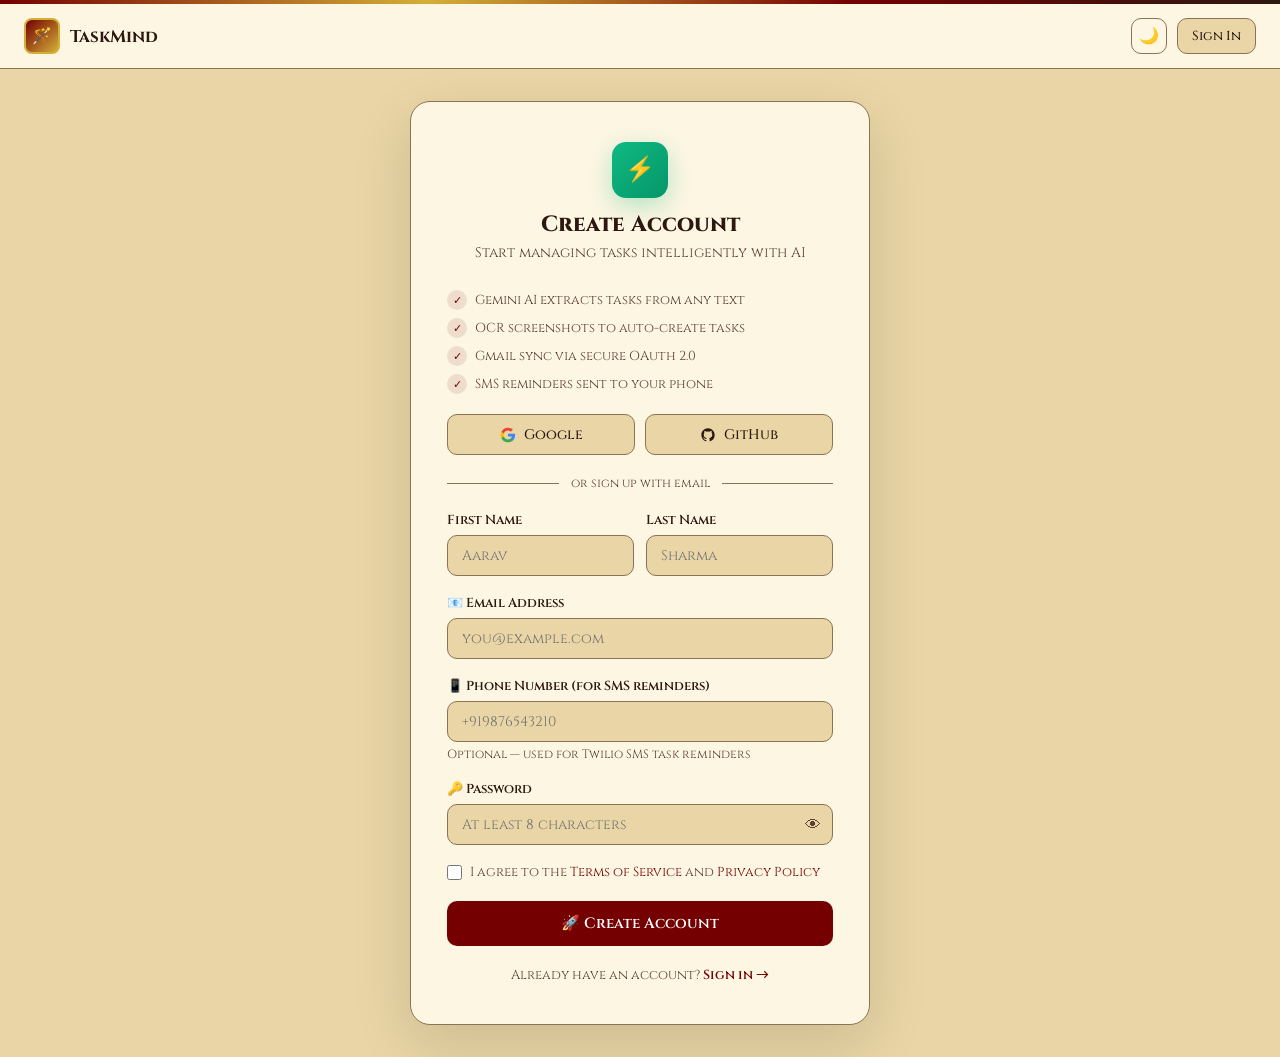
<file: index.html>
<!doctype html>
<html lang="en">
  <head>
    <meta charset="UTF-8" />
    <meta name="viewport" content="width=device-width,initial-scale=1.0" />
    <title>TaskMind | The Magical Task Manager</title>
    <meta
      name="description"
      content="AI-powered task manager with OCR, Gmail sync, and SMS reminders. Turn your thoughts into structured tasks instantly."
    />
    <link rel="stylesheet" href="style.css" />
  </head>
  <body>
    <div class="topbar"></div>

    <!-- HEADER -->
    <header class="header">
      <div class="header-inner">
        <div class="logo">
          <div class="logo-icon">🪄</div>
          <span>TaskMind</span>
        </div>
        <nav class="nav">
          <button class="nav-btn active" id="nav-home" data-page="home">
            🏠 Home
          </button>
          <button class="nav-btn" id="nav-tasks" data-page="tasks">
            ✅ Tasks
          </button>
          <button class="nav-btn" id="nav-calendar" data-page="calendar">
            📅 Calendar
          </button>
          <button class="nav-btn" id="nav-analytics" data-page="analytics">
            📊 Analytics
          </button>
        </nav>
        <div class="header-actions">
          <button class="btn-add" onclick="openModal('add-modal')">
            ＋ Add Task
          </button>
          <button
            class="btn-icon"
            id="theme-btn"
            onclick="toggleTheme()"
            title="Toggle theme"
          >
            🌙
          </button>
          <button
            onclick="logout()"
            class="btn-secondary"
            style="
              padding: 8px 14px;
              border-radius: 10px;
              border: 1px solid var(--border);
              font-size: 13px;
              font-weight: 500;
            "
          >
            Logout
          </button>
          <div class="avatar">AI</div>
        </div>
      </div>
    </header>

    <main class="main">
      <!-- ═══════════════════════════════ HOME PAGE ═══════════════════════════════ -->
      <div class="page active" id="page-home">
        <!-- AI Insight Banner -->
        <div class="insight-banner">
          <span>✨ AI Insight:</span>
          <span id="ai-insight-text">Loading your personalized insight...</span>
        </div>

        <!-- Welcome + Stats -->
        <div class="grid-4" style="margin-bottom: 16px">
          <div class="card stat-card">
            <div class="stat-icon" style="background: rgba(16, 185, 129, 0.1)">
              📋
            </div>
            <div class="stat-value" id="stat-total">0</div>
            <div class="stat-label">Total Tasks</div>
          </div>
          <div class="card stat-card">
            <div class="stat-icon" style="background: rgba(245, 158, 11, 0.1)">
              ⏰
            </div>
            <div class="stat-value" id="stat-today" style="color: #d97706">
              0
            </div>
            <div class="stat-label">Due Today</div>
          </div>
          <div class="card stat-card">
            <div class="stat-icon" style="background: rgba(239, 68, 68, 0.1)">
              ⚠️
            </div>
            <div class="stat-value" id="stat-overdue" style="color: #dc2626">
              0
            </div>
            <div class="stat-label">Overdue</div>
          </div>
          <div class="card stat-card streak-card">
            <div class="streak-icon">🔥</div>
            <div class="streak-value" id="stat-streak">1</div>
            <div class="streak-label">Day Streak</div>
          </div>
        </div>

        <!-- Tasks + Calendar + Chart -->
        <div class="grid-3 mt4">
          <!-- Task Preview -->
          <div class="card" style="grid-column: span 1">
            <div class="card-header">
              <span class="card-title">📋 Recent Tasks</span>
              <button
                class="card-link"
                style="border: none; background: none"
                onclick="showPage('tasks')"
              >
                View all →
              </button>
            </div>
            <div id="home-task-list">
              <div class="empty-state">
                <div class="empty-icon">✅</div>
                <p class="empty-title">No tasks yet</p>
                <p class="empty-sub">Use + Add Task to get started</p>
              </div>
            </div>
          </div>

          <!-- Mini Calendar -->
          <div class="card">
            <div class="card-header">
              <div>
                <div class="card-title">📅 Calendar</div>
                <div
                  style="font-size: 12px; color: var(--muted)"
                  id="cal-month-label"
                >
                  April 2026
                </div>
              </div>
              <button
                class="card-link"
                style="border: none; background: none"
                onclick="showPage('calendar')"
              >
                Full →
              </button>
            </div>
            <div class="calendar-grid" style="margin-bottom: 8px">
              <div class="cal-day-label">S</div>
              <div class="cal-day-label">M</div>
              <div class="cal-day-label">T</div>
              <div class="cal-day-label">W</div>
              <div class="cal-day-label">T</div>
              <div class="cal-day-label">F</div>
              <div class="cal-day-label">S</div>
            </div>
            <div class="calendar-grid" id="cal-grid"></div>
          </div>

          <!-- Analytics Preview -->
          <div class="card">
            <div class="card-header">
              <span class="card-title">📊 This Week</span>
              <button
                class="card-link"
                style="border: none; background: none"
                onclick="showPage('analytics')"
              >
                Details →
              </button>
            </div>
            <div class="chart-wrap" id="chart-bars"></div>
            <div class="chart-legend mt4">
              <span
                ><span
                  class="chart-legend-dot"
                  style="background: var(--border)"
                ></span
                >Extracted</span
              >
              <span
                ><span
                  class="chart-legend-dot"
                  style="background: var(--em)"
                ></span
                >Completed</span
              >
            </div>
            <div
              class="mt4"
              style="
                display: flex;
                align-items: center;
                justify-content: space-between;
              "
            >
              <div>
                <div style="font-size: 24px; font-weight: 800" id="stat-rate">
                  0%
                </div>
                <div style="font-size: 12px; color: var(--muted)">
                  Completion Rate
                </div>
              </div>
            </div>
            <div class="progress-bar">
              <div class="progress-fill" id="rate-bar" style="width: 0%"></div>
            </div>
          </div>
        </div>

        <!-- Insights -->
        <div class="mt6">
          <div class="card-header">
            <span class="card-title">💡 AI Insights</span>
          </div>
          <div class="grid-3" id="insights-list"></div>
        </div>
      </div>

      <!-- ═══════════════════════════════ TASKS PAGE ══════════════════════════════ -->
      <div class="page" id="page-tasks">
        <div class="section-title">My Tasks</div>
        <div class="section-sub">All your extracted and scheduled tasks</div>

        <!-- Stats Row -->
        <div class="grid-4" style="margin-bottom: 20px">
          <div class="card stat-card">
            <div class="stat-icon" style="background: rgba(16, 185, 129, 0.1)">
              📋
            </div>
            <div class="stat-value" id="stat-total-t">0</div>
            <div class="stat-label">Total Tasks</div>
          </div>
          <div class="card stat-card">
            <div class="stat-icon" style="background: rgba(245, 158, 11, 0.1)">
              ⏰
            </div>
            <div class="stat-value" id="stat-today-t" style="color: #d97706">
              0
            </div>
            <div class="stat-label">Due Today</div>
          </div>
          <div class="card stat-card">
            <div class="stat-icon" style="background: rgba(239, 68, 68, 0.1)">
              ⚠️
            </div>
            <div class="stat-value" id="stat-overdue-t" style="color: #dc2626">
              0
            </div>
            <div class="stat-label">Overdue</div>
          </div>
          <div class="card stat-card">
            <div class="stat-icon" style="background: rgba(59, 130, 246, 0.1)">
              📈
            </div>
            <div class="stat-value" id="stat-week-t" style="color: #2563eb">
              0
            </div>
            <div class="stat-label">Remaining</div>
          </div>
        </div>

        <!-- Filter Tabs -->
        <div class="filter-tabs">
          <button class="filter-tab active" data-filter="all">All</button>
          <button class="filter-tab" data-filter="high">
            🔴 High Priority
          </button>
          <button class="filter-tab" data-filter="today">📅 Due Today</button>
          <button class="filter-tab" data-filter="done">✅ Completed</button>
        </div>

        <div
          style="
            display: flex;
            align-items: center;
            justify-content: space-between;
            margin-bottom: 12px;
          "
        >
          <span style="font-size: 13px; color: var(--muted)" id="tasks-count"
            >0 tasks</span
          >
          <button
            class="btn-add"
            style="padding: 8px 14px; font-size: 13px"
            onclick="openModal('add-modal')"
          >
            ＋ Add Task
          </button>
        </div>

        <div id="tasks-list" class="task-list">
          <div class="empty-state">
            <div class="empty-icon">📋</div>
            <p class="empty-title">No tasks yet</p>
            <p class="empty-sub">Add tasks using the button above</p>
          </div>
        </div>
      </div>

      <!-- ═══════════════════════════════ CALENDAR PAGE ═══════════════════════════ -->
      <div class="page" id="page-calendar">
        <div class="section-title">📅 Calendar</div>
        <div class="section-sub">Your tasks and deadlines by date</div>
        <div class="card">
          <div class="calendar-header">
            <div>
              <div
                class="card-title"
                style="font-size: 18px"
                id="cal-full-label"
              >
                April 2026
              </div>
              <div
                style="font-size: 12px; color: var(--muted); margin-top: 2px"
              >
                🟢 Dates with tasks highlighted
              </div>
            </div>
            <div style="display: flex; gap: 8px">
              <button class="cal-nav-btn" onclick="shiftMonth(-1)">←</button>
              <button class="cal-nav-btn" onclick="shiftMonth(1)">→</button>
            </div>
          </div>
          <div class="calendar-grid" style="margin-bottom: 12px">
            <div class="cal-day-label">Sun</div>
            <div class="cal-day-label">Mon</div>
            <div class="cal-day-label">Tue</div>
            <div class="cal-day-label">Wed</div>
            <div class="cal-day-label">Thu</div>
            <div class="cal-day-label">Fri</div>
            <div class="cal-day-label">Sat</div>
          </div>
          <div class="calendar-grid" id="cal-grid-full"></div>
        </div>
      </div>

      <!-- ═══════════════════════════════ ANALYTICS PAGE ══════════════════════════ -->
      <div class="page" id="page-analytics">
        <div class="section-title">📊 Analytics</div>
        <div class="section-sub">
          Your productivity insights and task metrics
        </div>
        <div class="analytics-grid">
          <!-- Weekly Chart -->
          <div class="card">
            <div class="card-header">
              <span class="card-title">Weekly Overview</span>
            </div>
            <div
              class="chart-wrap"
              id="analytics-chart"
              style="height: 200px"
            ></div>
            <div class="chart-legend mt4">
              <span
                ><span
                  class="chart-legend-dot"
                  style="background: var(--border)"
                ></span
                >Extracted</span
              >
              <span
                ><span
                  class="chart-legend-dot"
                  style="background: var(--em)"
                ></span
                >Completed</span
              >
            </div>
          </div>

          <!-- Completion Donut -->
          <div class="card" style="display: flex; flex-direction: column">
            <div class="card-header">
              <span class="card-title">Completion Rate</span>
            </div>
            <div class="donut-wrap" style="flex: 1">
              <svg class="donut-svg" viewBox="0 0 100 100">
                <circle class="donut-ring donut-bg" cx="50" cy="50" r="44" />
                <circle
                  class="donut-ring donut-fg"
                  id="donut-fg"
                  cx="50"
                  cy="50"
                  r="44"
                  stroke-dasharray="0 276.5"
                />
                <text class="donut-label" x="50" y="50" id="donut-text">
                  0%
                </text>
              </svg>
              <div class="donut-sub">Tasks completed this week</div>
            </div>
          </div>

          <!-- Streak Card -->
          <div class="card">
            <div class="card-header">
              <span class="card-title">🔥 Streak</span>
            </div>
            <div
              style="
                display: flex;
                align-items: center;
                gap: 20px;
                padding: 12px 0;
              "
            >
              <div
                class="streak-icon"
                style="width: 64px; height: 64px; font-size: 30px"
              >
                🔥
              </div>
              <div>
                <div
                  style="font-size: 40px; font-weight: 800"
                  id="stat-streak-a"
                >
                  1
                </div>
                <div style="font-size: 14px; color: var(--muted)">
                  Days without missed deadlines
                </div>
              </div>
            </div>
          </div>

          <!-- Insights -->
          <div class="card full-width">
            <div class="card-header">
              <span class="card-title">💡 AI Productivity Insights</span>
            </div>
            <div class="grid-3" id="insights-list-a"></div>
          </div>
        </div>
      </div>
    </main>
    <!-- /main -->

    <!-- FAB -->
    <button class="fab" onclick="openModal('add-modal')" title="Add Task">
      ＋
    </button>
    <div id="toast-stack"></div>

    <!-- ════════════════ ADD TASK MODAL ════════════════ -->
    <div class="modal-overlay" id="add-modal">
      <div class="modal">
        <div class="modal-header">
          <div class="modal-title">＋ Add Task</div>
          <button class="modal-close" onclick="closeModal('add-modal')">
            ✕
          </button>
        </div>
        <div class="modal-body">
          <!-- Tabs -->
          <div class="modal-tabs">
            <button class="modal-tab active" data-tab="text">✏️ Text</button>
            <button class="modal-tab" data-tab="ocr">📷 Screenshot</button>
            <button class="modal-tab" data-tab="gmail">📧 Gmail</button>
          </div>

          <!-- Text Tab -->
          <div class="tab-panel active" id="tab-text">
            <div class="form-group">
              <label class="form-label">Brain Dump</label>
              <textarea
                class="form-textarea"
                id="text-input"
                placeholder="e.g. I need to finish the React project by tomorrow night, call mom on Sunday, and prepare slides for Monday 9AM meeting..."
              ></textarea>
              <div class="form-hint">
                Paste any free-form text — Gemini AI will extract and prioritize
                tasks automatically
              </div>
            </div>
            <!-- Example Chips -->
            <div
              style="
                display: flex;
                gap: 8px;
                flex-wrap: wrap;
                margin-bottom: 16px;
              "
            >
              <button
                onclick="loadExample(0)"
                style="
                  padding: 5px 12px;
                  border-radius: 8px;
                  border: 1px solid var(--border);
                  background: none;
                  font-size: 12px;
                  color: var(--muted);
                  cursor: pointer;
                "
              >
                Example 1
              </button>
              <button
                onclick="loadExample(1)"
                style="
                  padding: 5px 12px;
                  border-radius: 8px;
                  border: 1px solid var(--border);
                  background: none;
                  font-size: 12px;
                  color: var(--muted);
                  cursor: pointer;
                "
              >
                Example 2
              </button>
              <button
                onclick="loadExample(2)"
                style="
                  padding: 5px 12px;
                  border-radius: 8px;
                  border: 1px solid var(--border);
                  background: none;
                  font-size: 12px;
                  color: var(--muted);
                  cursor: pointer;
                "
              >
                Example 3
              </button>
            </div>
            <button
              class="btn-primary"
              id="extract-btn"
              onclick="extractText()"
            >
              <span>✨ Extract Tasks with Gemini AI</span>
            </button>
          </div>

          <!-- OCR Tab -->
          <div class="tab-panel" id="tab-ocr">
            <div class="dropzone" id="dropzone">
              <div class="dropzone-icon">📷</div>
              <div class="dropzone-text">Drop a screenshot here</div>
              <div class="dropzone-sub">
                or click to browse — supports PNG, JPG, WebP
              </div>
            </div>
            <input
              type="file"
              id="ocr-file-input"
              accept="image/*"
              style="display: none"
            />
            <div class="form-hint mt4">
              Gemini Vision will read all text from the screenshot and extract
              actionable tasks with deadlines and priorities
            </div>
            <button
              class="btn-primary mt4"
              id="ocr-btn"
              onclick="$('ocr-file-input').click()"
            >
              <span>📷 Upload Screenshot</span>
            </button>
          </div>

          <!-- Gmail Tab -->
          <div class="tab-panel" id="tab-gmail">
            <div class="gmail-connect">
              <span style="font-size: 28px">📧</span>
              <div class="gmail-connect-info">
                <h4>Gmail Integration</h4>
                <p id="gmail-status">
                  Connect your Gmail to auto-import tasks from emails
                </p>
              </div>
              <button class="btn-gmail" id="gmail-btn" onclick="connectGmail()">
                🔗 Connect Gmail
              </button>
            </div>
            <div class="form-hint" style="margin-bottom: 16px">
              Uses OAuth 2.0 — we only read email subjects and previews, never
              store your data
            </div>
            <button
              class="btn-primary"
              id="gmail-fetch-btn"
              onclick="fetchGmailTasks()"
            >
              <span>📥 Fetch &amp; Extract Tasks from Emails</span>
            </button>
          </div>
        </div>
      </div>
    </div>

    <!-- ════════════════ REMINDER MODAL ════════════════ -->
    <div class="modal-overlay" id="calendar-day-modal">
      <div class="modal reminder-modal">
        <div class="modal-header">
          <div class="modal-title" id="calendar-modal-title">
            Calendar Tasks
          </div>
          <button
            class="modal-close"
            onclick="closeModal('calendar-day-modal')"
          >
            ×
          </button>
        </div>
        <div class="modal-body" id="calendar-modal-body"></div>
      </div>
    </div>

    <div class="modal-overlay" id="reminder-modal">
      <div class="modal reminder-modal">
        <div class="modal-header">
          <div class="modal-title">🔔 Set Reminder</div>
          <button class="modal-close" onclick="closeModal('reminder-modal')">
            ✕
          </button>
        </div>
        <div class="modal-body">
          <div
            style="
              padding: 12px 16px;
              background: var(--em-bg);
              border: 1px solid rgba(16, 185, 129, 0.2);
              border-radius: 10px;
              margin-bottom: 20px;
            "
          >
            <div
              style="font-size: 12px; color: var(--muted); margin-bottom: 2px"
            >
              Task
            </div>
            <div
              style="font-size: 14px; font-weight: 600"
              id="reminder-task-name"
            >
              Task name
            </div>
          </div>
          <div class="form-group">
            <label class="form-label">📱 Phone Number (E.164 format)</label>
            <input
              type="tel"
              class="form-input"
              id="reminder-phone"
              placeholder="+919876543210"
            />
            <div class="form-hint">Include country code e.g. +91 for India</div>
          </div>
          <div class="form-group">
            <label class="form-label"
              >⏰ Remind At (optional — leave blank to send now)</label
            >
            <input
              type="datetime-local"
              class="form-input"
              id="reminder-when"
            />
            <div class="form-hint">
              Schedule a future SMS reminder — powered by Twilio
            </div>
          </div>
          <button
            class="btn-primary"
            id="reminder-send-btn"
            onclick="sendReminder()"
          >
            <span>📱 Send SMS Reminder</span>
          </button>
        </div>
      </div>
    </div>

    <script src="app.js"></script>
    <script type="application/json" id="legacy-inline-disabled">
      // Sync task page stats with home stats
      function updateStats() {
        const total   = state.tasks.length;
        const today   = state.tasks.filter(t => t.deadline && /today/i.test(t.deadline)).length;
        const overdue = state.tasks.filter(t => t.deadline && /overdue|yesterday|last/i.test(t.deadline)).length;
        const week    = state.tasks.filter(t => !t.done).length;
        const done    = state.tasks.filter(t => t.done).length;
        const rate    = total ? Math.round((done / total) * 100) : 0;
        ['stat-total','stat-total-t'].forEach(id => setText(id, total));
        ['stat-today','stat-today-t'].forEach(id => setText(id, today));
        ['stat-overdue','stat-overdue-t'].forEach(id => setText(id, overdue));
        ['stat-week','stat-week-t'].forEach(id => setText(id, week));
        setText('stat-rate', rate + '%');
        const bar = $('rate-bar'); if (bar) bar.style.width = rate + '%';
        updateDonut(rate);
        ['stat-streak','stat-streak-a'].forEach(id => setText(id, state.dashboard?.day_streak ?? 1));
      }

      // Analytics page: duplicate insight rendering
      const origApplyData = window.applyData;
      window.applyData = function(data) {
        origApplyData(data);
        if (data.dashboard?.insights) {
          const el = $('insights-list-a');
          if (el) {
            const colors = { amber:'#f59e0b', blue:'#3b82f6', green:'#10b981' };
            const icons  = { amber:'⚡', blue:'🎯', green:'🏆' };
            el.innerHTML = (data.dashboard.insights || []).map(i => `
              <div class="insight-card">
                <div class="insight-icon" style="background:${colors[i.tone]||'#10b981'}22">${icons[i.tone]||'✨'}</div>
                <div class="insight-content">
                  <div class="insight-title">${esc(i.title)}</div>
                  <div class="insight-detail">${esc(i.detail)}</div>
                </div>
              </div>`).join('');
          }
        }
      };

      // Full calendar uses separate grid
      function renderCalendar(containerId, labelId) {
        const ids = containerId ? [containerId] : ['cal-grid','cal-grid-full'];
        const labels = labelId ? [labelId] : ['cal-month-label','cal-full-label'];
        ids.forEach((cid, idx) => {
          const grid = $(cid); const label = $(labels[idx]);
          if (!grid) return;
          const now = new Date();
          const d = new Date(now.getFullYear(), now.getMonth() + state.calOffset, 1);
          if (label) label.textContent = d.toLocaleDateString('en-IN',{month:'long',year:'numeric'});
          const firstDay = d.getDay(), daysInMonth = new Date(d.getFullYear(),d.getMonth()+1,0).getDate();
          const today = now.getDate(), isCurrentMonth = state.calOffset === 0;
          grid.innerHTML = '';
          for(let i=0;i<firstDay;i++) grid.innerHTML+=`<div class="cal-day empty">0</div>`;
          for(let day=1;day<=daysInMonth;day++){
            const isToday = isCurrentMonth&&day===today;
            grid.innerHTML+=`<div class="cal-day${isToday?' today':''}">day${day}</div>`.replace(`day${day}`,day);
          }
        });
      }
    </script>
  </body>
</html>
</file>
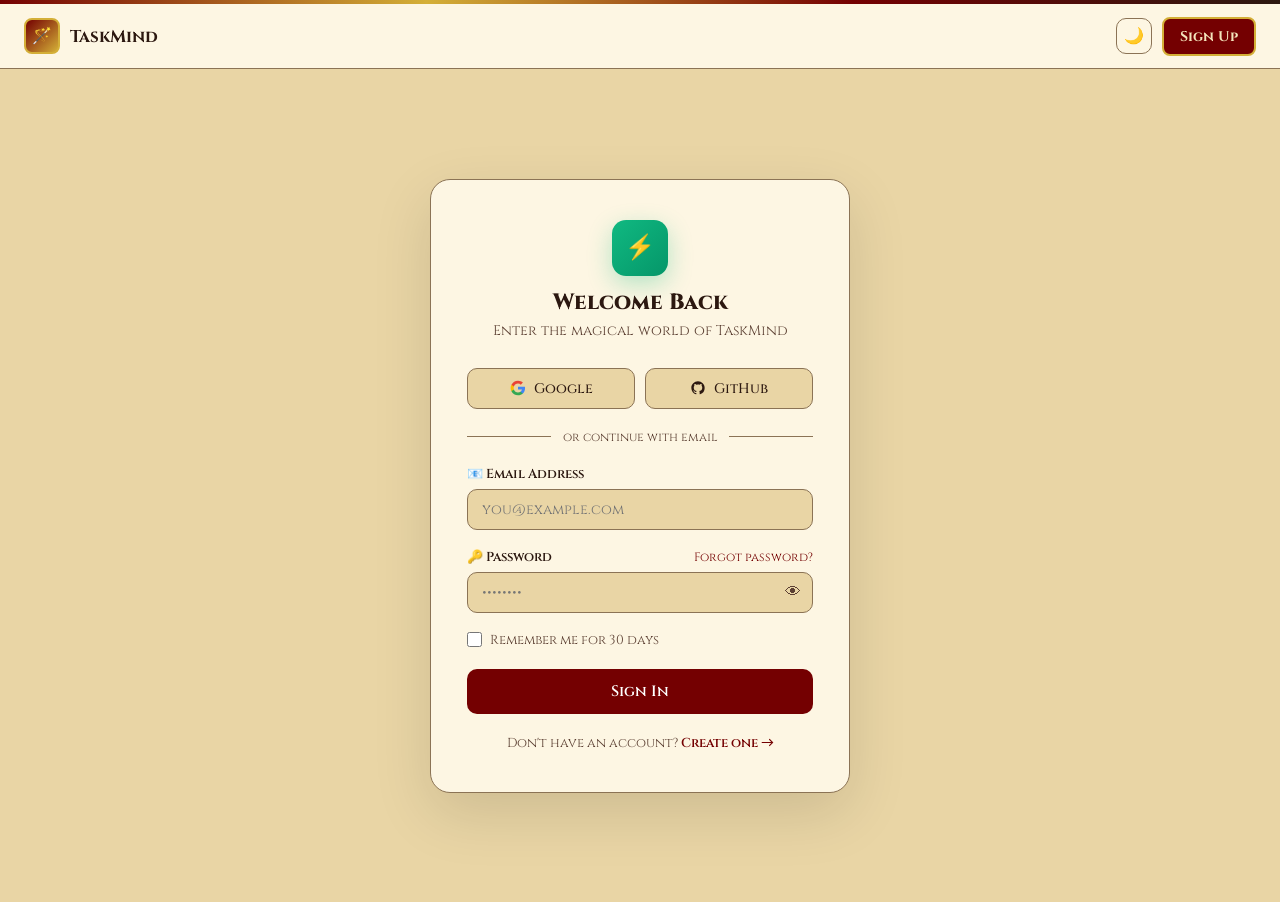
<file: login.html>
<!doctype html>
<html lang="en">
  <head>
    <meta charset="UTF-8" />
    <meta name="viewport" content="width=device-width,initial-scale=1.0" />
    <title>TaskMind | Login</title>
    <meta
      name="description"
      content="Login to TaskMind — your AI-powered task manager."
    />
    <link rel="stylesheet" href="style.css" />
    <style>
      .auth-wrap {
        min-height: calc(100vh - 67px);
        display: flex;
        align-items: center;
        justify-content: center;
        padding: 32px 16px;
      }
      .auth-card {
        background: var(--panel);
        border: 1px solid var(--border);
        border-radius: 20px;
        width: 100%;
        max-width: 420px;
        padding: 40px 36px;
        box-shadow: 0 20px 60px rgba(0, 0, 0, 0.12);
      }
      .auth-logo {
        display: flex;
        flex-direction: column;
        align-items: center;
        margin-bottom: 28px;
      }
      .auth-logo-icon {
        width: 56px;
        height: 56px;
        border-radius: 14px;
        background: linear-gradient(135deg, #10b981, #059669);
        display: grid;
        place-items: center;
        color: #fff;
        font-size: 24px;
        margin-bottom: 12px;
        box-shadow: 0 8px 24px rgba(16, 185, 129, 0.3);
      }
      .auth-title {
        font-size: 22px;
        font-weight: 800;
        text-align: center;
      }
      .auth-sub {
        font-size: 14px;
        color: var(--muted);
        text-align: center;
        margin-top: 4px;
      }
      .social-row {
        display: grid;
        grid-template-columns: 1fr 1fr;
        gap: 10px;
        margin-bottom: 20px;
      }
      .btn-social {
        display: flex;
        align-items: center;
        justify-content: center;
        gap: 8px;
        padding: 10px 16px;
        border-radius: 10px;
        border: 1px solid var(--border);
        background: var(--bg2);
        font-size: 14px;
        font-weight: 500;
        color: var(--text);
        cursor: pointer;
        transition: all 0.2s;
        font-family: inherit;
      }
      .btn-social:hover {
        border-color: var(--em);
        color: var(--em);
      }
      .divider {
        display: flex;
        align-items: center;
        gap: 12px;
        color: var(--muted);
        font-size: 12px;
        margin-bottom: 20px;
      }
      .divider::before,
      .divider::after {
        content: "";
        flex: 1;
        height: 1px;
        background: var(--border);
      }
      .auth-footer {
        text-align: center;
        font-size: 13px;
        color: var(--muted);
        margin-top: 20px;
      }
      .auth-footer a {
        color: var(--em);
        font-weight: 600;
      }
      .auth-footer a:hover {
        text-decoration: underline;
      }
      .error-box {
        display: none;
        padding: 10px 14px;
        border-radius: 8px;
        background: rgba(239, 68, 68, 0.1);
        border: 1px solid rgba(239, 68, 68, 0.2);
        color: #dc2626;
        font-size: 13px;
        margin-bottom: 12px;
      }
    </style>
  </head>
  <body>
    <div class="topbar"></div>
    <header class="header">
      <div class="header-inner">
        <a href="index.html" class="logo"
          ><div class="logo-icon">🪄</div>
          <span>TaskMind</span></a
        >
        <div class="header-actions">
          <button class="btn-icon" id="theme-btn" onclick="toggleTheme()">
            🌙
          </button>
          <a href="signup.html" class="btn-add">Sign Up</a>
        </div>
      </div>
    </header>

    <div class="auth-wrap">
      <div class="auth-card">
        <div class="auth-logo">
          <div class="auth-logo-icon">⚡</div>
          <div class="auth-title">Welcome Back</div>
          <div class="auth-sub">Enter the magical world of TaskMind</div>
        </div>

        <!-- Social -->
        <div class="social-row">
          <button
            class="btn-social"
            onclick="alert('Google OAuth coming soon!')"
          >
            <svg width="16" height="16" viewBox="0 0 24 24">
              <path
                fill="#4285F4"
                d="M22.56 12.25c0-.78-.07-1.53-.2-2.25H12v4.26h5.92c-.26 1.37-1.04 2.53-2.21 3.31v2.77h3.57c2.08-1.92 3.28-4.74 3.28-8.09z"
              />
              <path
                fill="#34A853"
                d="M12 23c2.97 0 5.46-.98 7.28-2.66l-3.57-2.77c-.98.66-2.23 1.06-3.71 1.06-2.86 0-5.29-1.93-6.16-4.53H2.18v2.84C3.99 20.53 7.7 23 12 23z"
              />
              <path
                fill="#FBBC05"
                d="M5.84 14.09c-.22-.66-.35-1.36-.35-2.09s.13-1.43.35-2.09V7.07H2.18C1.43 8.55 1 10.22 1 12s.43 3.45 1.18 4.93l2.85-2.22.81-.62z"
              />
              <path
                fill="#EA4335"
                d="M12 5.38c1.62 0 3.06.56 4.21 1.64l3.15-3.15C17.45 2.09 14.97 1 12 1 7.7 1 3.99 3.47 2.18 7.07l3.66 2.84c.87-2.6 3.3-4.53 6.16-4.53z"
              />
            </svg>
            Google
          </button>
          <button
            class="btn-social"
            onclick="alert('GitHub OAuth coming soon!')"
          >
            <svg width="16" height="16" viewBox="0 0 24 24" fill="currentColor">
              <path
                d="M12 2C6.477 2 2 6.484 2 12.017c0 4.425 2.865 8.18 6.839 9.504.5.092.682-.217.682-.483 0-.237-.008-.868-.013-1.703-2.782.605-3.369-1.343-3.369-1.343-.454-1.158-1.11-1.466-1.11-1.466-.908-.62.069-.608.069-.608 1.003.07 1.531 1.032 1.531 1.032.892 1.53 2.341 1.088 2.91.832.092-.647.35-1.088.636-1.338-2.22-.253-4.555-1.113-4.555-4.951 0-1.093.39-1.988 1.029-2.688-.103-.253-.446-1.272.098-2.65 0 0 .84-.27 2.75 1.026A9.564 9.564 0 0112 6.844c.85.004 1.705.115 2.504.337 1.909-1.296 2.747-1.027 2.747-1.027.546 1.379.202 2.398.1 2.651.64.7 1.028 1.595 1.028 2.688 0 3.848-2.339 4.695-4.566 4.943.359.309.678.92.678 1.855 0 1.338-.012 2.419-.012 2.747 0 .268.18.58.688.482A10.019 10.019 0 0022 12.017C22 6.484 17.522 2 12 2z"
              />
            </svg>
            GitHub
          </button>
        </div>
        <div class="divider">or continue with email</div>

        <!-- Form -->
        <form onsubmit="handleLogin(event)" novalidate>
          <div id="login-error" class="error-box"></div>
          <div class="form-group">
            <label class="form-label">📧 Email Address</label>
            <input
              type="email"
              class="form-input"
              id="email"
              placeholder="you@example.com"
              required
            />
          </div>
          <div class="form-group">
            <div
              style="
                display: flex;
                align-items: center;
                justify-content: space-between;
                margin-bottom: 6px;
              "
            >
              <label class="form-label" style="margin-bottom: 0"
                >🔑 Password</label
              >
              <a href="#" style="font-size: 12px; color: var(--em)"
                >Forgot password?</a
              >
            </div>
            <div style="position: relative">
              <input
                type="password"
                class="form-input"
                id="password"
                placeholder="••••••••"
                required
                style="padding-right: 44px"
              />
              <button
                type="button"
                onclick="togglePwd()"
                style="
                  position: absolute;
                  right: 12px;
                  top: 50%;
                  transform: translateY(-50%);
                  background: none;
                  border: none;
                  cursor: pointer;
                  font-size: 16px;
                  color: var(--muted);
                "
                id="eye-btn"
              >
                👁
              </button>
            </div>
          </div>
          <div
            style="
              display: flex;
              align-items: center;
              gap: 8px;
              margin-bottom: 20px;
            "
          >
            <input
              type="checkbox"
              id="remember"
              style="accent-color: var(--em); width: 15px; height: 15px"
            />
            <label for="remember" style="font-size: 13px; color: var(--muted)"
              >Remember me for 30 days</label
            >
          </div>
          <button type="submit" class="btn-primary" id="login-btn">
            <span id="login-btn-text">Sign In</span>
          </button>
        </form>

        <div class="auth-footer">
          Don't have an account? <a href="signup.html">Create one →</a>
        </div>
      </div>
    </div>

    <div id="toast-stack"></div>
    <script src="app.js"></script>
    <script>
      function togglePwd() {
        const inp = document.getElementById("password");
        inp.type = inp.type === "password" ? "text" : "password";
      }
      async function handleLogin(e) {
        e.preventDefault();
        const email = document.getElementById("email").value.trim();
        const password = document.getElementById("password").value;
        const errBox = document.getElementById("login-error");
        errBox.style.display = "none";
        if (!email || !password) {
          errBox.textContent = "Please fill in all fields.";
          errBox.style.display = "block";
          return;
        }
        const btn = document.getElementById("login-btn");
        setLoading(btn, true);
        const users = getUsers();
        const user = users.find(
          (u) =>
            u.email.toLowerCase() === email.toLowerCase() &&
            u.password === password,
        );
        setLoading(btn, false);
        if (!user) {
          errBox.textContent = "Invalid email or password.";
          errBox.style.display = "block";
          return;
        }
        saveSession({
          id: user.id,
          fname: user.fname,
          lname: user.lname,
          email: user.email,
          phone: user.phone,
        });
        window.location.href = "index.html";
      }
    </script>
  </body>
</html>
</file>
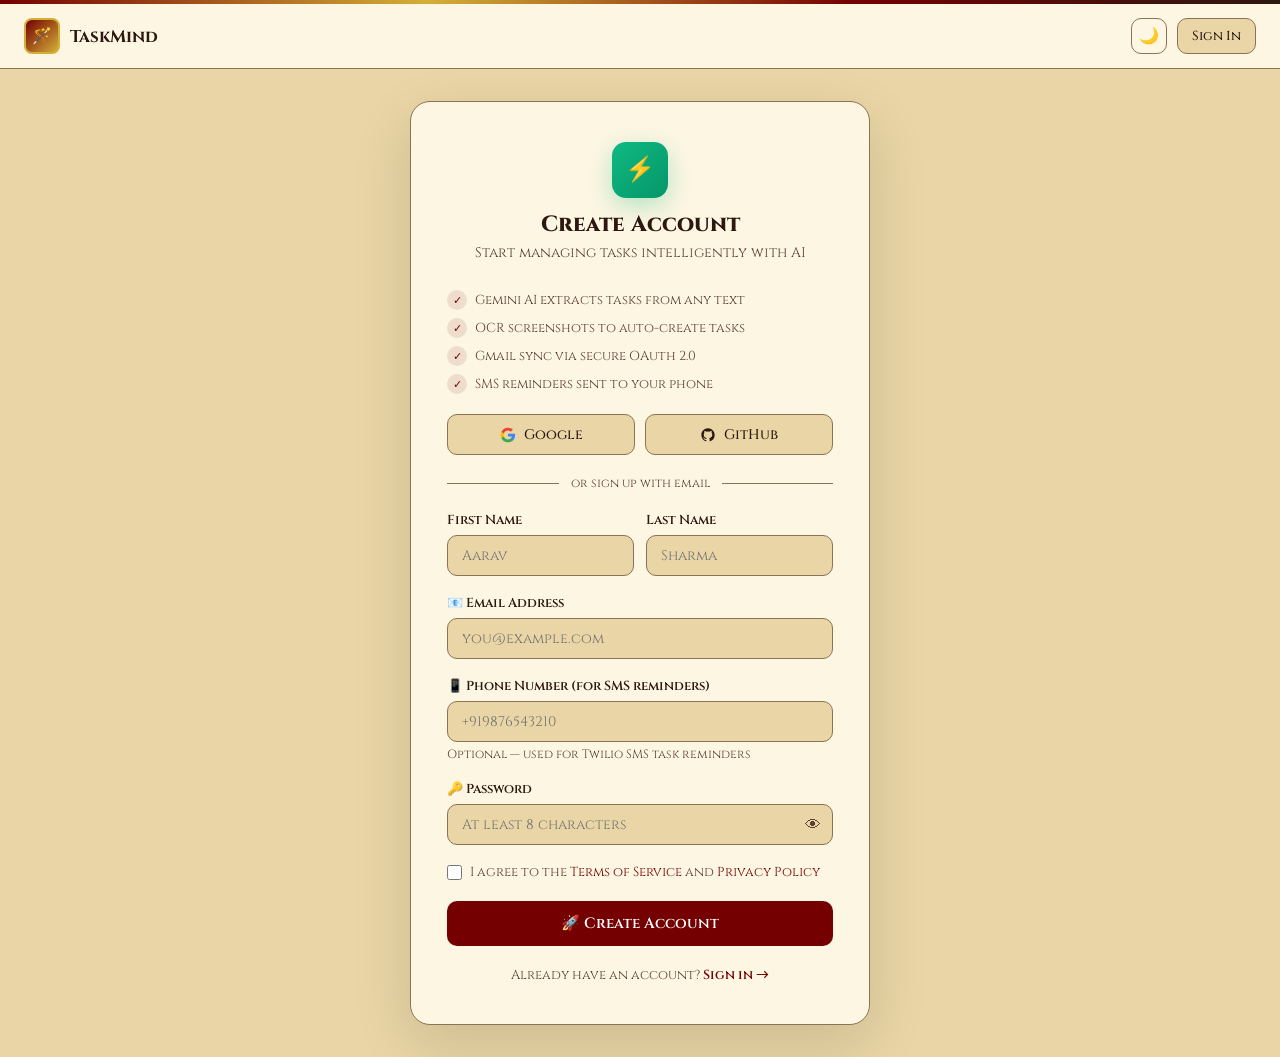
<file: signup.html>
<!doctype html>
<html lang="en">
  <head>
    <meta charset="UTF-8" />
    <meta name="viewport" content="width=device-width,initial-scale=1.0" />
    <title>TaskMind | Sign Up</title>
    <meta
      name="description"
      content="Create your TaskMind account — AI-powered task manager with OCR and Gmail sync."
    />
    <link rel="stylesheet" href="style.css" />
    <style>
      .auth-wrap {
        min-height: calc(100vh - 67px);
        display: flex;
        align-items: center;
        justify-content: center;
        padding: 32px 16px;
      }
      .auth-card {
        background: var(--panel);
        border: 1px solid var(--border);
        border-radius: 20px;
        width: 100%;
        max-width: 460px;
        padding: 40px 36px;
        box-shadow: 0 20px 60px rgba(0, 0, 0, 0.12);
      }
      .auth-logo {
        display: flex;
        flex-direction: column;
        align-items: center;
        margin-bottom: 28px;
      }
      .auth-logo-icon {
        width: 56px;
        height: 56px;
        border-radius: 14px;
        background: linear-gradient(135deg, #10b981, #059669);
        display: grid;
        place-items: center;
        color: #fff;
        font-size: 24px;
        margin-bottom: 12px;
        box-shadow: 0 8px 24px rgba(16, 185, 129, 0.3);
      }
      .auth-title {
        font-size: 22px;
        font-weight: 800;
        text-align: center;
      }
      .auth-sub {
        font-size: 14px;
        color: var(--muted);
        text-align: center;
        margin-top: 4px;
      }
      .social-row {
        display: grid;
        grid-template-columns: 1fr 1fr;
        gap: 10px;
        margin-bottom: 20px;
      }
      .btn-social {
        display: flex;
        align-items: center;
        justify-content: center;
        gap: 8px;
        padding: 10px 16px;
        border-radius: 10px;
        border: 1px solid var(--border);
        background: var(--bg2);
        font-size: 14px;
        font-weight: 500;
        color: var(--text);
        cursor: pointer;
        transition: all 0.2s;
        font-family: inherit;
      }
      .btn-social:hover {
        border-color: var(--em);
        color: var(--em);
      }
      .divider {
        display: flex;
        align-items: center;
        gap: 12px;
        color: var(--muted);
        font-size: 12px;
        margin-bottom: 20px;
      }
      .divider::before,
      .divider::after {
        content: "";
        flex: 1;
        height: 1px;
        background: var(--border);
      }
      .grid-2f {
        display: grid;
        grid-template-columns: 1fr 1fr;
        gap: 12px;
      }
      .auth-footer {
        text-align: center;
        font-size: 13px;
        color: var(--muted);
        margin-top: 20px;
      }
      .auth-footer a {
        color: var(--em);
        font-weight: 600;
      }
      .auth-footer a:hover {
        text-decoration: underline;
      }
      .error-box {
        display: none;
        padding: 10px 14px;
        border-radius: 8px;
        background: rgba(239, 68, 68, 0.1);
        border: 1px solid rgba(239, 68, 68, 0.2);
        color: #dc2626;
        font-size: 13px;
        margin-bottom: 12px;
      }
      .features-list {
        display: flex;
        flex-direction: column;
        gap: 8px;
        margin-bottom: 20px;
      }
      .feature-item {
        display: flex;
        align-items: center;
        gap: 8px;
        font-size: 13px;
        color: var(--muted);
      }
      .feature-item span:first-child {
        width: 20px;
        height: 20px;
        border-radius: 50%;
        background: var(--em-bg);
        color: var(--em);
        display: grid;
        place-items: center;
        font-size: 11px;
        flex-shrink: 0;
      }
    </style>
  </head>
  <body>
    <div class="topbar"></div>
    <header class="header">
      <div class="header-inner">
        <a href="index.html" class="logo"
          ><div class="logo-icon">🪄</div>
          <span>TaskMind</span></a
        >
        <div class="header-actions">
          <button class="btn-icon" id="theme-btn" onclick="toggleTheme()">
            🌙
          </button>
          <a
            href="login.html"
            class="btn-secondary"
            style="
              padding: 8px 14px;
              border-radius: 10px;
              border: 1px solid var(--border);
              font-size: 13px;
              font-weight: 500;
            "
            >Sign In</a
          >
        </div>
      </div>
    </header>

    <div class="auth-wrap">
      <div class="auth-card">
        <div class="auth-logo">
          <div class="auth-logo-icon">⚡</div>
          <div class="auth-title">Create Account</div>
          <div class="auth-sub">Start managing tasks intelligently with AI</div>
        </div>

        <!-- Features Teaser -->
        <div class="features-list">
          <div class="feature-item">
            <span>✓</span> Gemini AI extracts tasks from any text
          </div>
          <div class="feature-item">
            <span>✓</span> OCR screenshots to auto-create tasks
          </div>
          <div class="feature-item">
            <span>✓</span> Gmail sync via secure OAuth 2.0
          </div>
          <div class="feature-item">
            <span>✓</span> SMS reminders sent to your phone
          </div>
        </div>

        <!-- Social -->
        <div class="social-row">
          <button
            class="btn-social"
            onclick="alert('Google OAuth coming soon!')"
          >
            <svg width="16" height="16" viewBox="0 0 24 24">
              <path
                fill="#4285F4"
                d="M22.56 12.25c0-.78-.07-1.53-.2-2.25H12v4.26h5.92c-.26 1.37-1.04 2.53-2.21 3.31v2.77h3.57c2.08-1.92 3.28-4.74 3.28-8.09z"
              />
              <path
                fill="#34A853"
                d="M12 23c2.97 0 5.46-.98 7.28-2.66l-3.57-2.77c-.98.66-2.23 1.06-3.71 1.06-2.86 0-5.29-1.93-6.16-4.53H2.18v2.84C3.99 20.53 7.7 23 12 23z"
              />
              <path
                fill="#FBBC05"
                d="M5.84 14.09c-.22-.66-.35-1.36-.35-2.09s.13-1.43.35-2.09V7.07H2.18C1.43 8.55 1 10.22 1 12s.43 3.45 1.18 4.93l2.85-2.22.81-.62z"
              />
              <path
                fill="#EA4335"
                d="M12 5.38c1.62 0 3.06.56 4.21 1.64l3.15-3.15C17.45 2.09 14.97 1 12 1 7.7 1 3.99 3.47 2.18 7.07l3.66 2.84c.87-2.6 3.3-4.53 6.16-4.53z"
              />
            </svg>
            Google
          </button>
          <button
            class="btn-social"
            onclick="alert('GitHub OAuth coming soon!')"
          >
            <svg width="16" height="16" viewBox="0 0 24 24" fill="currentColor">
              <path
                d="M12 2C6.477 2 2 6.484 2 12.017c0 4.425 2.865 8.18 6.839 9.504.5.092.682-.217.682-.483 0-.237-.008-.868-.013-1.703-2.782.605-3.369-1.343-3.369-1.343-.454-1.158-1.11-1.466-1.11-1.466-.908-.62.069-.608.069-.608 1.003.07 1.531 1.032 1.531 1.032.892 1.53 2.341 1.088 2.91.832.092-.647.35-1.088.636-1.338-2.22-.253-4.555-1.113-4.555-4.951 0-1.093.39-1.988 1.029-2.688-.103-.253-.446-1.272.098-2.65 0 0 .84-.27 2.75 1.026A9.564 9.564 0 0112 6.844c.85.004 1.705.115 2.504.337 1.909-1.296 2.747-1.027 2.747-1.027.546 1.379.202 2.398.1 2.651.64.7 1.028 1.595 1.028 2.688 0 3.848-2.339 4.695-4.566 4.943.359.309.678.92.678 1.855 0 1.338-.012 2.419-.012 2.747 0 .268.18.58.688.482A10.019 10.019 0 0022 12.017C22 6.484 17.522 2 12 2z"
              />
            </svg>
            GitHub
          </button>
        </div>
        <div class="divider">or sign up with email</div>

        <!-- Form -->
        <form onsubmit="handleSignup(event)" novalidate>
          <div id="signup-error" class="error-box"></div>
          <div class="grid-2f">
            <div class="form-group">
              <label class="form-label">First Name</label>
              <input
                type="text"
                class="form-input"
                id="fname"
                placeholder="Aarav"
                required
              />
            </div>
            <div class="form-group">
              <label class="form-label">Last Name</label>
              <input
                type="text"
                class="form-input"
                id="lname"
                placeholder="Sharma"
              />
            </div>
          </div>
          <div class="form-group">
            <label class="form-label">📧 Email Address</label>
            <input
              type="email"
              class="form-input"
              id="email"
              placeholder="you@example.com"
              required
            />
          </div>
          <div class="form-group">
            <label class="form-label"
              >📱 Phone Number (for SMS reminders)</label
            >
            <input
              type="tel"
              class="form-input"
              id="phone"
              placeholder="+919876543210"
            />
            <div class="form-hint">
              Optional — used for Twilio SMS task reminders
            </div>
          </div>
          <div class="form-group">
            <label class="form-label">🔑 Password</label>
            <div style="position: relative">
              <input
                type="password"
                class="form-input"
                id="password"
                placeholder="At least 8 characters"
                required
                style="padding-right: 44px"
              />
              <button
                type="button"
                onclick="togglePwd()"
                style="
                  position: absolute;
                  right: 12px;
                  top: 50%;
                  transform: translateY(-50%);
                  background: none;
                  border: none;
                  cursor: pointer;
                  font-size: 16px;
                  color: var(--muted);
                "
              >
                👁
              </button>
            </div>
          </div>
          <div
            style="
              display: flex;
              align-items: flex-start;
              gap: 8px;
              margin-bottom: 20px;
            "
          >
            <input
              type="checkbox"
              id="terms"
              style="
                accent-color: var(--em);
                width: 15px;
                height: 15px;
                margin-top: 2px;
              "
              required
            />
            <label for="terms" style="font-size: 13px; color: var(--muted)"
              >I agree to the
              <a href="#" style="color: var(--em)">Terms of Service</a> and
              <a href="#" style="color: var(--em)">Privacy Policy</a></label
            >
          </div>
          <button type="submit" class="btn-primary" id="signup-btn">
            <span id="signup-btn-text">🚀 Create Account</span>
          </button>
        </form>

        <div class="auth-footer">
          Already have an account? <a href="login.html">Sign in →</a>
        </div>
      </div>
    </div>

    <div id="toast-stack"></div>
    <script src="app.js"></script>
    <script>
      function togglePwd() {
        const inp = document.getElementById("password");
        inp.type = inp.type === "password" ? "text" : "password";
      }
      async function handleSignup(e) {
        e.preventDefault();
        const fname = document.getElementById("fname").value.trim();
        const lname = document.getElementById("lname").value.trim();
        const email = document.getElementById("email").value.trim();
        const phone = document.getElementById("phone").value.trim();
        const password = document.getElementById("password").value;
        const terms = document.getElementById("terms").checked;
        const errBox = document.getElementById("signup-error");
        errBox.style.display = "none";
        if (!fname || !email || !password) {
          errBox.textContent = "Please fill in all required fields.";
          errBox.style.display = "block";
          return;
        }
        if (password.length < 8) {
          errBox.textContent = "Password must be at least 8 characters.";
          errBox.style.display = "block";
          return;
        }
        if (!terms) {
          errBox.textContent = "Please accept the Terms of Service.";
          errBox.style.display = "block";
          return;
        }
        const users = getUsers();
        if (users.some((u) => u.email.toLowerCase() === email.toLowerCase())) {
          errBox.textContent =
            "An account with this email already exists. Please sign in.";
          errBox.style.display = "block";
          return;
        }
        const btn = document.getElementById("signup-btn");
        setLoading(btn, true);
        const user = {
          id: Date.now().toString(36),
          fname,
          lname,
          email,
          phone,
          password,
          created_at: new Date().toISOString(),
        };
        users.push(user);
        saveUsers(users);
        saveSession({ id: user.id, fname, lname, email, phone });
        setLoading(btn, false);
        window.location.href = "index.html";
      }
    </script>
  </body>
</html>
</file>
<file: style.css>
@import url("https://fonts.googleapis.com/css2?family=Cinzel:wght@400;600;700&family=Lato:wght@300;400;700&display=swap");
:root {
  /* Harry Potter House Colors - Gryffindor Theme */
  --em: #740001;
  --em-d: #5a0000;
  --em-l: #9b0000;
  --em-bg: rgba(116, 0, 1, 0.1);
  /* Parchment & Magical Colors */
  --bg: #f4e4bc;
  --bg2: #e9d5a5;
  --panel: #fdf6e3;
  --border: #8b7355;
  --text: #2c1810;
  --muted: #5c4033;
  /* Custom Shadows */
  --card-shadow:
    0 2px 4px rgba(44, 24, 16, 0.15), 0 6px 20px rgba(44, 24, 16, 0.12);
  --radius: 8px;
  /* Accent Gold */
  --gold: #d4af37;
  --gold-light: #f4cf57;
}
[data-theme="dark"] {
  /* Dark Magical Theme */
  --bg: #1a1410;
  --bg2: #2c1810;
  --panel: #2d1f17;
  --border: #4a3728;
  --text: #e8d5b5;
  --muted: #a89080;
  --card-shadow: 0 2px 4px rgba(0, 0, 0, 0.4), 0 6px 20px rgba(0, 0, 0, 0.5);
}
* {
  box-sizing: border-box;
  margin: 0;
  padding: 0;
}
html {
  scroll-behavior: smooth;
}
body {
  font-family: "Cinzel", "Lato", sans-serif;
  background: var(--bg2);
  color: var(--text);
  min-height: 100vh;
  transition:
    background 0.3s,
    color 0.3s;
}
a {
  text-decoration: none;
  color: inherit;
}
button {
  cursor: pointer;
  font-family: inherit;
}

/* SCROLLBAR */
::-webkit-scrollbar {
  width: 6px;
}
::-webkit-scrollbar-track {
  background: transparent;
}
::-webkit-scrollbar-thumb {
  background: var(--border);
  border-radius: 999px;
}

/* TOPBAR */
.topbar {
  height: 4px;
  background: linear-gradient(90deg, #740001, #d4af37, #740001, #2c1810);
}

/* HEADER */
.header {
  position: sticky;
  top: 0;
  z-index: 100;
  background: var(--panel);
  border-bottom: 1px solid var(--border);
  backdrop-filter: blur(12px);
}
.header-inner {
  max-width: 1280px;
  margin: 0 auto;
  padding: 0 24px;
  height: 64px;
  display: flex;
  align-items: center;
  justify-content: space-between;
  gap: 16px;
}
.logo {
  display: flex;
  align-items: center;
  gap: 10px;
  font-weight: 700;
  font-size: 17px;
}
.logo-icon {
  width: 36px;
  height: 36px;
  border-radius: 8px;
  background: linear-gradient(135deg, #740001, #d4af37);
  display: grid;
  place-items: center;
  color: #f4e4bc;
  font-size: 16px;
  border: 2px solid #d4af37;
}
.nav {
  display: flex;
  align-items: center;
  gap: 4px;
}
.nav-btn {
  display: flex;
  align-items: center;
  gap: 6px;
  padding: 8px 14px;
  border-radius: 10px;
  border: none;
  background: none;
  color: var(--muted);
  font-size: 14px;
  font-weight: 500;
  transition: all 0.2s;
}
.nav-btn:hover {
  color: var(--text);
  background: var(--bg2);
}
.nav-btn.active {
  color: var(--em);
  background: var(--em-bg);
  font-weight: 600;
}
.header-actions {
  display: flex;
  align-items: center;
  gap: 10px;
}
.btn-add {
  display: flex;
  align-items: center;
  gap: 6px;
  padding: 8px 16px;
  border-radius: 8px;
  background: var(--em);
  color: #f4e4bc;
  border: 2px solid var(--gold);
  font-size: 14px;
  font-weight: 700;
  transition: all 0.2s;
  font-family: "Cinzel", serif;
}
.btn-add:hover {
  background: var(--em-d);
  border-color: var(--gold-light);
}
.btn-icon {
  width: 36px;
  height: 36px;
  border-radius: 10px;
  border: 1px solid var(--border);
  background: var(--panel);
  display: grid;
  place-items: center;
  font-size: 16px;
  transition: all 0.2s;
}
.btn-icon:hover {
  border-color: var(--em);
  color: var(--em);
}
.avatar {
  width: 36px;
  height: 36px;
  border-radius: 50%;
  background: linear-gradient(135deg, #740001, #d4af37);
  display: grid;
  place-items: center;
  color: #f4e4bc;
  font-size: 13px;
  font-weight: 700;
  border: 2px solid var(--gold);
}

/* MAIN */
.main {
  max-width: 1280px;
  margin: 0 auto;
  padding: 28px 24px;
}

/* PAGE TRANSITIONS */
.page {
  display: none;
  animation: fadeUp 0.35s ease both;
}
.page.active {
  display: block;
}
@keyframes fadeUp {
  from {
    opacity: 0;
    transform: translateY(10px);
  }
  to {
    opacity: 1;
    transform: translateY(0);
  }
}

/* AI INSIGHT BANNER */
.insight-banner {
  display: flex;
  align-items: center;
  gap: 10px;
  padding: 12px 18px;
  background: var(--em-bg);
  border: 1px solid rgba(16, 185, 129, 0.25);
  border-radius: 12px;
  margin-bottom: 24px;
  font-size: 14px;
}
.insight-banner span {
  color: var(--em);
  font-weight: 700;
}

/* SECTION TITLE */
.section-title {
  font-size: 24px;
  font-weight: 800;
  margin-bottom: 6px;
}
.section-sub {
  font-size: 14px;
  color: var(--muted);
  margin-bottom: 24px;
}

/* GRID LAYOUTS */
.grid-4 {
  display: grid;
  grid-template-columns: repeat(4, 1fr);
  gap: 16px;
}
.grid-3 {
  display: grid;
  grid-template-columns: repeat(3, 1fr);
  gap: 16px;
}
.grid-2 {
  display: grid;
  grid-template-columns: 1fr 1fr;
  gap: 16px;
}
@media (max-width: 1024px) {
  .grid-4 {
    grid-template-columns: repeat(2, 1fr);
  }
  .grid-3 {
    grid-template-columns: 1fr 1fr;
  }
}
@media (max-width: 640px) {
  .grid-4,
  .grid-3,
  .grid-2 {
    grid-template-columns: 1fr;
  }
}

/* CARDS */
.card {
  background: var(--panel);
  border: 1px solid var(--border);
  border-radius: var(--radius);
  box-shadow: var(--card-shadow);
  padding: 20px;
  transition:
    border-color 0.2s,
    box-shadow 0.2s;
}
.card:hover {
  border-color: rgba(16, 185, 129, 0.3);
}
.stat-card .stat-icon {
  width: 40px;
  height: 40px;
  border-radius: 10px;
  display: grid;
  place-items: center;
  font-size: 18px;
  margin-bottom: 12px;
}
.stat-card .stat-value {
  font-size: 28px;
  font-weight: 800;
  line-height: 1;
}
.stat-card .stat-label {
  font-size: 13px;
  color: var(--muted);
  margin-top: 4px;
}

/* STREAK CARD */
.streak-card {
  display: flex;
  flex-direction: column;
  align-items: center;
  justify-content: center;
  text-align: center;
}
.streak-icon {
  width: 56px;
  height: 56px;
  border-radius: 50%;
  background: rgba(251, 146, 60, 0.1);
  display: grid;
  place-items: center;
  font-size: 26px;
  margin-bottom: 10px;
}
.streak-value {
  font-size: 40px;
  font-weight: 800;
}
.streak-label {
  font-size: 13px;
  color: var(--muted);
}

/* TASK LIST */
.task-list {
  display: flex;
  flex-direction: column;
  gap: 10px;
}
#home-task-list {
  max-height: 420px;
  overflow-y: auto;
  padding-right: 4px;
}
#home-task-list::-webkit-scrollbar {
  width: 6px;
}
#home-task-list::-webkit-scrollbar-thumb {
  background: var(--border);
  border-radius: 999px;
}
.task-item {
  display: flex;
  align-items: flex-start;
  gap: 12px;
  padding: 14px 16px;
  background: var(--bg2);
  border: 1px solid var(--border);
  border-radius: 12px;
  transition: all 0.2s;
  cursor: pointer;
}
.task-item:hover {
  border-color: rgba(16, 185, 129, 0.4);
  box-shadow: 0 0 0 3px rgba(16, 185, 129, 0.08);
}
.task-check {
  width: 20px;
  height: 20px;
  border-radius: 50%;
  border: 2px solid var(--border);
  flex-shrink: 0;
  margin-top: 2px;
  display: grid;
  place-items: center;
  transition: all 0.2s;
}
.task-check.done {
  background: var(--em);
  border-color: var(--em);
  color: #fff;
}
.task-info {
  flex: 1;
  min-width: 0;
}
.task-title {
  font-size: 14px;
  font-weight: 600;
  line-height: 1.4;
}
.task-meta {
  display: flex;
  align-items: center;
  gap: 8px;
  margin-top: 6px;
  flex-wrap: wrap;
}
.task-actions {
  display: flex;
  align-items: center;
  gap: 6px;
  flex-shrink: 0;
}
.task-remind-btn {
  padding: 5px 10px;
  border-radius: 8px;
  border: 1px solid var(--border);
  background: none;
  font-size: 12px;
  color: var(--muted);
  transition: all 0.2s;
}
.task-remind-btn:hover {
  border-color: var(--em);
  color: var(--em);
}

/* BADGES - Harry Potter House Colors */
.badge {
  display: inline-flex;
  align-items: center;
  padding: 3px 8px;
  border-radius: 4px;
  font-size: 11px;
  font-weight: 600;
  font-family: "Cinzel", serif;
}
.badge-high {
  background: rgba(116, 0, 1, 0.15);
  color: #740001;
  border: 1px solid #740001;
} /* Gryffindor Red */
.badge-medium {
  background: rgba(212, 175, 55, 0.15);
  color: #8b6914;
  border: 1px solid #d4af37;
} /* Gold */
.badge-low {
  background: rgba(46, 85, 52, 0.15);
  color: #2e5534;
  border: 1px solid #2e5534;
} /* Hufflepuff Green */
.badge-source {
  background: var(--bg2);
  color: var(--muted);
  border: 1px solid var(--border);
}
.badge-em {
  background: var(--em-bg);
  color: var(--em);
  border: 1px solid var(--em);
}
.badge-wa {
  background: rgba(37, 211, 102, 0.1);
  color: #16a34a;
  border: 1px solid rgba(37, 211, 102, 0.2);
}
.badge-slack {
  background: rgba(74, 21, 75, 0.1);
  color: #7c3aed;
  border: 1px solid rgba(74, 21, 75, 0.2);
}
.badge-gmail {
  background: rgba(234, 67, 53, 0.1);
  color: #dc2626;
  border: 1px solid rgba(234, 67, 53, 0.2);
}
.badge-ocr {
  background: rgba(59, 130, 246, 0.1);
  color: #2563eb;
  border: 1px solid rgba(59, 130, 246, 0.2);
}

/* FILTER TABS */
.filter-tabs {
  display: flex;
  gap: 8px;
  margin-bottom: 20px;
  flex-wrap: wrap;
}
.filter-tab {
  padding: 7px 16px;
  border-radius: 8px;
  border: 1px solid var(--border);
  background: none;
  font-size: 13px;
  font-weight: 500;
  color: var(--muted);
  transition: all 0.2s;
}
.filter-tab.active {
  background: var(--em);
  color: #fff;
  border-color: var(--em);
}
.filter-tab:hover:not(.active) {
  border-color: var(--em);
  color: var(--em);
}

/* BAR CHART */
.chart-wrap {
  display: flex;
  align-items: flex-end;
  gap: 8px;
  height: 160px;
}
.chart-bar-group {
  flex: 1;
  display: flex;
  flex-direction: column;
  align-items: center;
  justify-content: flex-end;
  gap: 4px;
  height: 100%;
}
.chart-bar {
  width: 100%;
  max-width: 32px;
  border-radius: 6px 6px 0 0;
  transition: height 0.6s cubic-bezier(0.4, 0, 0.2, 1);
}
.chart-bar.extracted {
  background: var(--border);
}
.chart-bar.completed {
  background: linear-gradient(180deg, var(--em-l), var(--em));
}
.chart-label {
  font-size: 11px;
  color: var(--muted);
}
.chart-legend {
  display: flex;
  gap: 16px;
  margin-top: 12px;
  font-size: 12px;
  color: var(--muted);
}
.chart-legend-dot {
  width: 8px;
  height: 8px;
  border-radius: 2px;
  display: inline-block;
  margin-right: 4px;
}

/* DONUT */
.donut-wrap {
  display: flex;
  flex-direction: column;
  align-items: center;
  justify-content: center;
  height: 100%;
}
.donut-svg {
  width: 120px;
  height: 120px;
}
.donut-ring {
  fill: none;
  stroke-width: 12;
  stroke-linecap: round;
  transform-origin: center;
  transition: stroke-dasharray 0.8s ease;
}
.donut-bg {
  stroke: var(--border);
}
.donut-fg {
  stroke: var(--em);
  transform: rotate(-90deg);
}
.donut-label {
  font-size: 28px;
  font-weight: 800;
  text-anchor: middle;
  dominant-baseline: central;
  fill: var(--text);
}
.donut-sub {
  font-size: 13px;
  color: var(--muted);
  margin-top: 8px;
}

/* CALENDAR */
.calendar-header {
  display: flex;
  align-items: center;
  justify-content: space-between;
  margin-bottom: 16px;
}
.calendar-grid {
  display: grid;
  grid-template-columns: repeat(7, 1fr);
  gap: 6px;
}
.cal-day-label {
  text-align: center;
  font-size: 11px;
  font-weight: 600;
  color: var(--muted);
  text-transform: uppercase;
  padding: 4px 0;
}
.cal-day {
  min-height: 58px;
  border-radius: 8px;
  display: flex;
  flex-direction: column;
  align-items: flex-start;
  gap: 3px;
  padding: 6px;
  font-size: 13px;
  border: 1px solid transparent;
  background: var(--bg2);
  cursor: pointer;
  transition: all 0.2s;
  position: relative;
  overflow: hidden;
}
.cal-day:hover {
  border-color: var(--em);
  color: var(--em);
}
.cal-day.today {
  border-color: var(--em);
  box-shadow: inset 0 0 0 1px var(--em);
}
.cal-num {
  font-weight: 700;
}
.cal-task {
  width: 100%;
  font-size: 10px;
  line-height: 1.2;
  padding: 2px 4px;
  border-radius: 4px;
  white-space: nowrap;
  overflow: hidden;
  text-overflow: ellipsis;
  background: rgba(59, 130, 246, 0.12);
  color: #2563eb;
}
.cal-task.high {
  background: rgba(239, 68, 68, 0.12);
  color: #dc2626;
}
.cal-task.medium {
  background: rgba(245, 158, 11, 0.14);
  color: #b45309;
}
.cal-task.low {
  background: rgba(16, 185, 129, 0.12);
  color: #059669;
}
.cal-more {
  font-size: 10px;
  color: var(--muted);
}
.cal-day.empty {
  opacity: 0;
  pointer-events: none;
}
.cal-nav-btn {
  width: 32px;
  height: 32px;
  border-radius: 8px;
  border: 1px solid var(--border);
  background: none;
  display: grid;
  place-items: center;
  transition: all 0.2s;
}
.cal-nav-btn:hover {
  border-color: var(--em);
  color: var(--em);
}
.calendar-task-row {
  padding: 12px 14px;
  border: 1px solid var(--border);
  background: var(--bg2);
  border-radius: 10px;
  margin-bottom: 10px;
}

/* INSIGHT CARDS */
.insight-card {
  display: flex;
  gap: 12px;
  padding: 16px;
  border-radius: 12px;
  background: var(--bg2);
  border: 1px solid var(--border);
}
.insight-icon {
  width: 40px;
  height: 40px;
  border-radius: 10px;
  display: grid;
  place-items: center;
  font-size: 18px;
  flex-shrink: 0;
}
.insight-content .insight-title {
  font-size: 14px;
  font-weight: 700;
  margin-bottom: 4px;
}
.insight-content .insight-detail {
  font-size: 13px;
  color: var(--muted);
  line-height: 1.5;
}

/* MODAL OVERLAY */
.modal-overlay {
  position: fixed;
  inset: 0;
  z-index: 200;
  background: rgba(0, 0, 0, 0.5);
  backdrop-filter: blur(6px);
  display: none;
  align-items: center;
  justify-content: center;
  padding: 16px;
}
.modal-overlay.open {
  display: flex;
}
.modal {
  background: var(--panel);
  border: 1px solid var(--border);
  border-radius: 20px;
  width: 100%;
  max-width: 580px;
  max-height: 90vh;
  overflow-y: auto;
  box-shadow: 0 24px 80px rgba(0, 0, 0, 0.25);
}
.modal-header {
  display: flex;
  align-items: center;
  justify-content: space-between;
  padding: 20px 24px;
  border-bottom: 1px solid var(--border);
}
.modal-title {
  font-size: 18px;
  font-weight: 700;
}
.modal-body {
  padding: 24px;
}
.modal-close {
  width: 32px;
  height: 32px;
  border-radius: 8px;
  border: 1px solid var(--border);
  background: none;
  display: grid;
  place-items: center;
  transition: all 0.2s;
}
.modal-close:hover {
  border-color: var(--em);
  color: var(--em);
}

/* REMINDER MODAL */
.reminder-modal {
  max-width: 420px;
}

/* FORM ELEMENTS */
.form-group {
  margin-bottom: 18px;
}
.form-label {
  display: block;
  font-size: 13px;
  font-weight: 600;
  margin-bottom: 6px;
  color: var(--text);
}
.form-input,
.form-textarea,
.form-select {
  width: 100%;
  padding: 10px 14px;
  border-radius: 10px;
  border: 1px solid var(--border);
  background: var(--bg2);
  color: var(--text);
  font-family: inherit;
  font-size: 14px;
  transition:
    border-color 0.2s,
    box-shadow 0.2s;
  outline: none;
}
.form-input:focus,
.form-textarea:focus,
.form-select:focus {
  border-color: var(--em);
  box-shadow: 0 0 0 3px rgba(16, 185, 129, 0.15);
}
.form-textarea {
  min-height: 120px;
  resize: vertical;
}
.form-hint {
  font-size: 12px;
  color: var(--muted);
  margin-top: 4px;
}

/* TABS IN MODAL */
.modal-tabs {
  display: flex;
  gap: 4px;
  padding: 4px;
  background: var(--bg2);
  border-radius: 10px;
  margin-bottom: 20px;
}
.modal-tab {
  flex: 1;
  padding: 8px;
  border-radius: 8px;
  border: none;
  background: none;
  font-size: 13px;
  font-weight: 500;
  color: var(--muted);
  transition: all 0.2s;
}
.modal-tab.active {
  background: var(--panel);
  color: var(--em);
  box-shadow: 0 1px 4px rgba(0, 0, 0, 0.1);
}
.tab-panel {
  display: none;
}
.tab-panel.active {
  display: block;
}

/* DROPZONE */
.dropzone {
  border: 2px dashed var(--border);
  border-radius: 12px;
  padding: 40px 20px;
  text-align: center;
  transition: all 0.2s;
  cursor: pointer;
}
.dropzone:hover,
.dropzone.dragover {
  border-color: var(--em);
  background: var(--em-bg);
}
.dropzone-icon {
  font-size: 36px;
  margin-bottom: 10px;
}
.dropzone-text {
  font-size: 14px;
  font-weight: 600;
  margin-bottom: 4px;
}
.dropzone-sub {
  font-size: 12px;
  color: var(--muted);
}

/* GMAIL CONNECT */
.gmail-connect {
  display: flex;
  align-items: center;
  gap: 12px;
  padding: 16px;
  border: 1px solid var(--border);
  border-radius: 12px;
  background: var(--bg2);
  margin-bottom: 16px;
}
.gmail-connect-info {
  flex: 1;
}
.gmail-connect-info h4 {
  font-size: 14px;
  font-weight: 600;
}
.gmail-connect-info p {
  font-size: 12px;
  color: var(--muted);
}
.btn-gmail {
  display: flex;
  align-items: center;
  gap: 6px;
  padding: 8px 16px;
  border-radius: 8px;
  background: #fff;
  border: 1px solid #ddd;
  font-size: 13px;
  font-weight: 600;
  color: #333;
  transition: all 0.2s;
  white-space: nowrap;
}
.btn-gmail:hover {
  box-shadow: 0 2px 8px rgba(0, 0, 0, 0.15);
}
.btn-gmail.connected {
  background: rgba(16, 185, 129, 0.1);
  border-color: var(--em);
  color: var(--em);
}

/* PRIMARY BUTTON */
.btn-primary {
  display: flex;
  align-items: center;
  justify-content: center;
  gap: 8px;
  width: 100%;
  padding: 12px;
  border-radius: 10px;
  background: var(--em);
  color: #fff;
  border: none;
  font-size: 15px;
  font-weight: 600;
  transition: all 0.2s;
}
.btn-primary:hover {
  background: var(--em-d);
  transform: translateY(-1px);
}
.btn-primary:disabled {
  opacity: 0.6;
  cursor: not-allowed;
  transform: none;
}
.btn-secondary {
  display: flex;
  align-items: center;
  justify-content: center;
  gap: 8px;
  padding: 10px 20px;
  border-radius: 10px;
  background: var(--bg2);
  color: var(--text);
  border: 1px solid var(--border);
  font-size: 14px;
  font-weight: 500;
  transition: all 0.2s;
}
.btn-secondary:hover {
  border-color: var(--em);
  color: var(--em);
}

/* SPINNER */
.spinner {
  width: 18px;
  height: 18px;
  border-radius: 50%;
  border: 2px solid rgba(255, 255, 255, 0.3);
  border-top-color: #fff;
  animation: spin 0.7s linear infinite;
  display: inline-block;
}
@keyframes spin {
  to {
    transform: rotate(360deg);
  }
}

/* TOAST */
#toast-stack {
  position: fixed;
  top: 20px;
  right: 20px;
  z-index: 999;
  display: flex;
  flex-direction: column;
  gap: 8px;
}
.toast {
  padding: 12px 18px;
  border-radius: 10px;
  font-size: 13px;
  font-weight: 500;
  box-shadow: 0 4px 20px rgba(0, 0, 0, 0.15);
  animation: toastIn 0.25s ease;
  max-width: 320px;
}
@keyframes toastIn {
  from {
    opacity: 0;
    transform: translateX(20px);
  }
  to {
    opacity: 1;
    transform: translateX(0);
  }
}
.toast-success {
  background: #10b981;
  color: #fff;
}
.toast-error {
  background: #ef4444;
  color: #fff;
}
.toast-info {
  background: var(--panel);
  color: var(--text);
  border: 1px solid var(--border);
}
.toast-warning {
  background: #f59e0b;
  color: #fff;
}

/* FAB */
.fab {
  position: fixed;
  bottom: 24px;
  right: 24px;
  z-index: 50;
  width: 52px;
  height: 52px;
  border-radius: 50%;
  background: var(--em);
  color: #fff;
  border: none;
  font-size: 20px;
  display: grid;
  place-items: center;
  box-shadow: 0 4px 20px rgba(16, 185, 129, 0.4);
  transition: all 0.2s;
}
.fab:hover {
  background: var(--em-d);
  transform: scale(1.08);
}

/* EMPTY STATE */
.empty-state {
  display: flex;
  flex-direction: column;
  align-items: center;
  justify-content: center;
  padding: 48px 24px;
  text-align: center;
}
.empty-icon {
  font-size: 48px;
  margin-bottom: 16px;
}
.empty-title {
  font-size: 16px;
  font-weight: 700;
  margin-bottom: 6px;
}
.empty-sub {
  font-size: 14px;
  color: var(--muted);
}

/* LOADING STATE */
.loading-row {
  display: flex;
  align-items: center;
  gap: 10px;
  padding: 12px 0;
  color: var(--muted);
  font-size: 14px;
}

/* SECTION SPACER */
.mt4 {
  margin-top: 16px;
}
.mt6 {
  margin-top: 24px;
}
.mt8 {
  margin-top: 32px;
}

/* ANALYTICS PAGE */
.analytics-grid {
  display: grid;
  grid-template-columns: 1fr 1fr;
  gap: 16px;
}
.analytics-grid .full-width {
  grid-column: 1/-1;
}
@media (max-width: 768px) {
  .analytics-grid {
    grid-template-columns: 1fr;
  }
}

/* CARD HEADER */
.card-header {
  display: flex;
  align-items: center;
  justify-content: space-between;
  margin-bottom: 16px;
}
.card-title {
  font-size: 15px;
  font-weight: 700;
}
.card-link {
  font-size: 13px;
  color: var(--em);
  font-weight: 500;
}
.card-link:hover {
  text-decoration: underline;
}

/* MINI PROGRESS BAR */
.progress-bar {
  width: 100%;
  height: 6px;
  background: var(--border);
  border-radius: 999px;
  overflow: hidden;
  margin-top: 8px;
}
.progress-fill {
  height: 100%;
  border-radius: 999px;
  background: linear-gradient(90deg, var(--em-l), var(--em));
  transition: width 0.6s ease;
}

/* MOBILE NAV HIDE */
@media (max-width: 768px) {
  .nav {
    display: none;
  }
  .header-actions .btn-secondary {
    display: none;
  }
}
</file>
